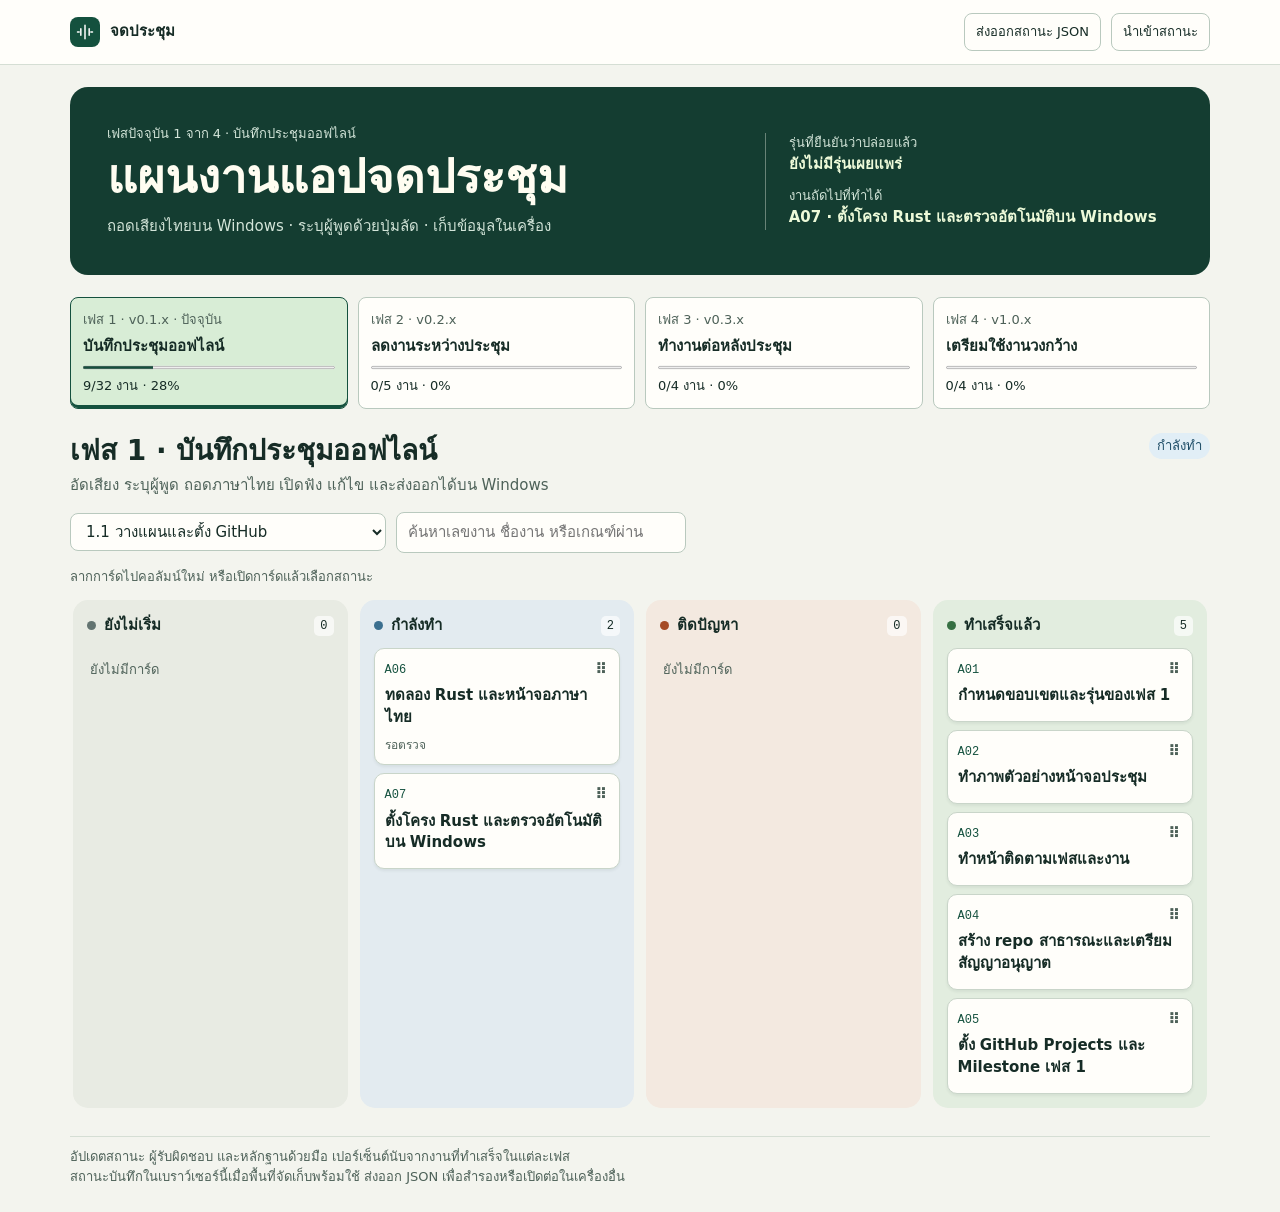
<file: project-tracker.html>
<!doctype html>
<html lang="th">
<head>
<meta charset="utf-8">
<meta name="viewport" content="width=device-width, initial-scale=1">
<title>แผนงานแอปจดประชุม</title>
<style>
  :root {
    color-scheme: light;
    --page: #f3f4ee;
    --paper: #fffefa;
    --ink: #162c26;
    --muted: #4d6158;
    --line: #d5ded4;
    --green: #14513e;
    --mint: #d8edd6;
    --warning: #843927;
    font: 15px/1.55 "Leelawadee UI", Tahoma, system-ui, sans-serif;
    color: var(--ink);
    background: var(--page);
  }
  * { box-sizing: border-box; }
  body { margin: 0; }
  button, input, select, textarea { font: inherit; }
  button, select, summary { cursor: pointer; }
  button, select, input, textarea { color: inherit; }
  button, select, input, textarea {
    border: 1px solid #b9c9be;
    border-radius: 8px;
    padding: 8px 11px;
    background: var(--paper);
  }
  button:hover { border-color: var(--green); }
  button:focus-visible, summary:focus-visible, a:focus-visible,
  select:focus-visible, input:focus-visible, textarea:focus-visible {
    outline: 3px solid #278063;
    outline-offset: 3px;
  }
  a { color: var(--green); text-underline-offset: 3px; }
  h1, h2, h3, p { margin: 0; }
  h1 { font-size: clamp(27px, 5vw, 47px); line-height: 1.23; }
  h2 { font-size: clamp(21px, 3vw, 28px); line-height: 1.3; }
  h3 { font-size: 17px; }
  .wrap { width: min(1140px, 100% - 42px); margin-inline: auto; }
  .masthead { border-bottom: 1px solid var(--line); background: var(--paper); }
  .topbar, .actions, .tools, .phase-head, .task-head {
    display: flex; align-items: center; gap: 10px; flex-wrap: wrap;
  }
  .topbar { justify-content: space-between; padding-block: 13px; }
  .brand { display: flex; align-items: center; gap: 10px; font-weight: 700; }
  .brand-mark { width: 30px; height: 30px; background: var(--green); color: white; border-radius: 8px; display: grid; place-items: center; }
  .brand-mark svg { width: 20px; height: 20px; }
  .actions button, .tools button, .tools a { font-size: 13px; }
  .hero {
    margin-block: 22px; border-radius: 18px; padding: clamp(19px, 4vw, 37px);
    background: #143d31; color: #fffdf1; display: grid;
    grid-template-columns: minmax(0, 1.55fr) minmax(0, 1fr); gap: 25px; align-items: center;
  }
  .hero .muted { color: #d3e5d9; }
  .hero h1 { margin: 4px 0 9px; }
  .hero-side { border-left: 1px solid #688377; padding-left: 23px; display: grid; gap: 10px; }
  .hero-side span { display: block; }
  .hero-side strong { display: block; color: #edfad9; overflow-wrap: anywhere; }
  .small { font-size: 13px; }
  .muted { color: var(--muted); }
  .phase-nav { display: grid; grid-template-columns: repeat(4, minmax(0, 1fr)); gap: 10px; margin-bottom: 24px; }
  .phase-nav button { text-align: left; padding: 12px; display: grid; gap: 5px; }
  .phase-nav button[aria-pressed="true"] { border-color: var(--green); background: var(--mint); box-shadow: inset 0 -3px var(--green); }
  .phase-nav strong, .phase-nav span { display: block; }
  .phase-nav progress { width: 100%; height: 7px; }
  progress { accent-color: var(--green); }
  .phase-head, .section-head, .task-head, .tools { justify-content: space-between; }
  .phase-head { align-items: start; }
  .phase-head p { margin-top: 5px; }
  .pill { display: inline-flex; padding: 3px 8px; border-radius: 99px; background: #e8eee7; font-size: 13px; }
  .pill[data-tone="blocked"] { color: var(--warning); background: #f9e6df; }
  .pill[data-tone="done"] { color: #154e28; background: #d7efd7; }
  .pill[data-tone="active"] { color: #1d4c66; background: #e1eef6; }
  .legend { margin: 13px 0; gap: 7px; }
  .tools { margin: 14px 0; }
  .tools .actions { flex: 1 1 auto; }
  .tools select { max-width: 100%; }
  .tools input { width: min(100%, 290px); }
  .board-hint { margin-bottom: 10px; }
  .board {
    display: grid; grid-template-columns: repeat(4, minmax(0, 1fr));
    gap: 12px; overflow-x: auto; padding: 3px 3px 10px;
  }
  .lane { min-width: 0; background: #e8ebe3; border: 2px solid transparent; border-radius: 15px; padding: 12px; min-height: 230px; }
  .lane[data-lane="active"] { background: #e3ebf0; }
  .lane[data-lane="blocked"] { background: #f3e9e0; }
  .lane[data-lane="done"] { background: #e2eddf; }
  .lane.is-target { border-color: var(--green); }
  .lane-head { display: flex; align-items: center; gap: 8px; margin-bottom: 11px; }
  .lane-head h3 { font-size: 15px; margin-right: auto; }
  .lane-dot { width: 9px; height: 9px; border-radius: 50%; background: #637471; }
  [data-lane="active"] .lane-dot { background: #3b6f8f; }
  [data-lane="blocked"] .lane-dot { background: #a54b25; }
  [data-lane="done"] .lane-dot { background: #367043; }
  .lane-count { font: 12px ui-monospace, Consolas, monospace; padding: 3px 6px; border-radius: 5px; background: #ffffffa6; }
  .lane-stack { display: grid; gap: 8px; }
  .kanban-card {
    background: var(--paper); border: 1px solid #c9d5c9; border-radius: 10px;
    padding: 9px 10px 10px; box-shadow: 0 2px 3px #162c2610; cursor: grab;
  }
  .kanban-card.is-dragging { opacity: .5; cursor: grabbing; }
  .card-meta { display: flex; justify-content: space-between; gap: 6px; align-items: center; }
  .card-meta .task-id { margin: 0; }
  .grip { font-weight: 700; letter-spacing: 2px; color: var(--muted); user-select: none; }
  .open-card {
    display: block; text-align: start; font-weight: 700; line-height: 1.45;
    border: 0; border-radius: 3px; background: transparent; padding: 4px 0; width: 100%;
  }
  .open-card:hover { text-decoration: underline; }
  .card-foot { margin-top: 3px; color: var(--muted); font-size: 12px; overflow-wrap: anywhere; }
  .open-card, .lane-empty { overflow-wrap: anywhere; }
  .lane-empty { font-size: 13px; color: var(--muted); padding: 12px 3px; }
  dialog {
    width: min(620px, calc(100% - 28px)); padding: 0; border: 1px solid var(--line);
    border-radius: 15px; color: var(--ink); background: var(--paper);
    max-height: calc(100% - 32px);
  }
  dialog::backdrop { background: #102b22a6; }
  .dialog-head { display: flex; justify-content: space-between; align-items: center; gap: 10px; padding: 12px 14px; border-bottom: 1px solid var(--line); }
  .task { padding: 14px; }
  .task-head { align-items: start; }
  .task-title { flex: 1 1 230px; }
  .task-id { color: var(--green); font: 12px ui-monospace, Consolas, monospace; display: block; margin-bottom: 3px; }
  .task p { margin-top: 7px; }
  .criterion { border-left: 3px solid #8eae9b; padding-left: 9px; }
  .dependencies a { margin-inline: 3px 5px; white-space: nowrap; }
  .task .fields { margin-top: 10px; }
  .fields { display: grid; grid-template-columns: 1fr 1fr; gap: 8px 12px; padding-top: 5px; }
  .fields label { display: grid; gap: 4px; font-size: 13px; }
  .fields .wide { grid-column: 1 / -1; }
  .fields input, .fields textarea { width: 100%; min-width: 0; }
  .fields textarea { resize: vertical; }
  .save-message { margin-top: 8px; overflow-wrap: anywhere; }
  .foot { margin-block: 18px 25px; padding-top: 10px; border-top: 1px solid var(--line); }
  [hidden] { display: none !important; }
  @media (max-width: 720px) {
    .phase-nav { grid-template-columns: repeat(2, minmax(0, 1fr)); }
    .board { grid-template-columns: repeat(4, minmax(205px, 1fr)); }
    .hero { grid-template-columns: 1fr; gap: 13px; }
    .hero-side { border-left: 0; border-top: 1px solid #688377; padding: 12px 0 0; }
  }
  @media (max-width: 425px) {
    .wrap { width: calc(100% - 24px); }
    .fields { grid-template-columns: 1fr; }
    .tools input { width: 100%; }
  }
</style>
</head>
<body>
<header class="masthead">
  <div class="wrap topbar">
    <div class="brand">
      <span class="brand-mark" aria-hidden="true"><svg viewBox="0 0 24 24" fill="none" stroke="currentColor" stroke-width="1.8" stroke-linecap="round"><path d="M3 12h2m2-4v8m5-12v16m5-12v8m2-4h2"/></svg></span>
      จดประชุม
    </div>
    <div class="actions">
      <button type="button" id="export">ส่งออกสถานะ JSON</button>
      <button type="button" id="import">นำเข้าสถานะ</button>
      <input type="file" id="import-file" accept=".json,application/json" hidden>
    </div>
  </div>
</header>
<main class="wrap">
  <section class="hero" aria-labelledby="title">
    <div>
      <p class="small muted" id="current-phase"></p>
      <h1 id="title">แผนงานแอปจดประชุม</h1>
      <p class="muted">ถอดเสียงไทยบน Windows · ระบุผู้พูดด้วยปุ่มลัด · เก็บข้อมูลในเครื่อง</p>
    </div>
    <div class="hero-side">
      <div><span class="small muted">รุ่นที่ยืนยันว่าปล่อยแล้ว</span><strong id="released"></strong></div>
      <div><span class="small muted">งานถัดไปที่ทำได้</span><strong id="next-task"></strong></div>
    </div>
  </section>
  <nav class="phase-nav" id="phase-nav" aria-label="เลือกเฟส"></nav>
  <section aria-labelledby="phase-title">
    <header class="phase-head">
      <div><h2 id="phase-title"></h2><p class="muted" id="phase-description"></p></div>
      <span id="phase-status" class="pill"></span>
    </header>
    <div class="tools">
      <div class="actions">
        <select id="group-filter" aria-label="เลือกช่วงงาน"></select>
        <input type="search" id="search" aria-label="ค้นหางาน" placeholder="ค้นหาเลขงาน ชื่องาน หรือเกณฑ์ผ่าน">
      </div>
    </div>
    <p class="board-hint small muted">ลากการ์ดไปคอลัมน์ใหม่ หรือเปิดการ์ดแล้วเลือกสถานะ</p>
    <div class="board" id="board" aria-label="บอร์ดสถานะงาน"></div>
    <dialog id="task-dialog" aria-labelledby="task-title">
      <div class="dialog-head"><strong>รายละเอียดงาน</strong><form method="dialog"><button>ปิด</button></form></div>
      <div id="task-detail"></div>
    </dialog>
  </section>
  <footer class="foot small muted">
    <p>อัปเดตสถานะ ผู้รับผิดชอบ และหลักฐานด้วยมือ เปอร์เซ็นต์นับจากงานที่ทำเสร็จในแต่ละเฟส</p>
    <p>สถานะบันทึกในเบราว์เซอร์นี้เมื่อพื้นที่จัดเก็บพร้อมใช้ ส่งออก JSON เพื่อสำรองหรือเปิดต่อในเครื่องอื่น</p>
    <p class="save-message" id="save-message" role="status"></p>
  </footer>
</main>
<script>
  "use strict";
  const roadmap = [
    [1, "บันทึกประชุมออฟไลน์", "v0.1.x", "อัดเสียง ระบุผู้พูด ถอดภาษาไทย เปิดฟัง แก้ไข และส่งออกได้บน Windows", [
      ["1.1 วางแผนและตั้ง GitHub", [
        ["A01", "กำหนดขอบเขตและรุ่นของเฟส 1", "", "กำหนดจุดเริ่มและจบของแอป รวมถึงลำดับ alpha, beta และรุ่นแรก", "มีข้อตกลงเบื้องต้นว่าใช้ Windows ไมค์เดียว ระบุผู้พูดเอง และถอดเสียงแบบออฟไลน์"],
        ["A02", "ทำภาพตัวอย่างหน้าจอประชุม", "A01", "แสดงชื่อผู้พูด ปุ่มลัด สถานะบันทึก และข้อความตามเวลา", "มี HTML ตัวอย่างที่กดสลับผู้พูดได้", "preview/meeting-notes.html"],
        ["A03", "ทำหน้าติดตามเฟสและงาน", "A01", "จัดหมวดงานและระบุสถานะ เงื่อนไขก่อนเริ่ม และเกณฑ์ผ่าน", "มีไฟล์ HTML ติดตามงานพร้อมส่งออกและนำเข้าสถานะ", "project-tracker.html"],
        ["A04", "สร้าง repo สาธารณะและเตรียมสัญญาอนุญาต", "A01", "เพิ่ม README, LICENSE, CONTRIBUTING, .gitignore และคำเตือนเรื่องไฟล์ประชุมตัวจริง", "มี repo เปิดอ่านได้และตรวจว่าไม่มีไฟล์ประชุมจริง ฐานข้อมูล หรือคีย์อยู่ใน Git"],
        ["A05", "ตั้ง GitHub Projects และ Milestone เฟส 1", "A04", "สร้างมุมมองงานในเฟส บอร์ดสถานะ และ Issues ย่อยพร้อมเกณฑ์ผ่าน", "หน้า README พาไปถึงบอร์ดและ Milestone ได้ และ Issue ระบุเงื่อนไขหลักของงาน"],
        ["A06", "ทดลอง Rust และหน้าจอภาษาไทย", "A01", "ลองแสดงอักษรไทย วรรณยุกต์ การพิมพ์ การแปะ และปุ่มลัดใน UI ที่เลือก", "มีผลทดสอบบน Windows และระบุไลบรารี UI พร้อมเหตุผลที่เลือก"],
        ["A07", "ตั้งโครง Rust และตรวจอัตโนมัติบน Windows", "A04", "ตรึงเครื่องมือและไลบรารี บันทึกคำสั่ง build แล้วตั้งให้ CI ตรวจ format, lint, test และ build", "เครื่องใหม่ build ตามคู่มือได้และมีผล CI ของ PR บน Windows"]
      ]],
      ["1.2 อัดเสียงและระบุผู้พูด · Alpha 1", [
        ["B01", "เลือกและทดสอบไมค์", "A07", "แสดงไมค์ที่ใช้ได้ ค่าเริ่มต้น ระดับสัญญาณ และข้อความเมื่อระบบปฏิเสธสิทธิ์", "เลือกไมค์ ทดสอบก่อนอัด และได้รับคำแนะนำเมื่อไมค์ใช้ไม่ได้"],
        ["B02", "เริ่ม หยุด และเขียนเสียงลงดิสก์", "B01", "แยกการรับเสียงจาก UI และเขียน WAV ต่อเนื่อง จำกัดขนาดบัฟเฟอร์เสียง", "อัดและเปิดฟังไฟล์ 60 นาทีได้ และ UI ยังตอบสนอง"],
        ["B03", "สร้างโครงจัดเก็บการประชุมใน SQLite", "A07", "ให้แต่ละการประชุมมีรหัส โฟลเดอร์เสียง รายชื่อผู้พูด และ schema version", "เปิดบันทึกเดิมได้หลังปิดแอป และมีวิธีอัปเกรด schema ที่ทดสอบได้"],
        ["B04", "สร้างรายชื่อและปุ่มลัดระบุคนพูด", "B02 B03", "เริ่มจากไม่ทราบผู้พูด กด 1–3 หรือคลิกชื่อเพื่อบันทึกจุดเปลี่ยนบนเวลาเสียงจริง", "สลับชื่อได้โดยเสียงอัดต่อ ปุ่มซ้ำไม่สร้างจุดเปลี่ยนซ้ำ และพิมพ์ตัวเลขในช่องกรอกได้"],
        ["B05", "แสดงสถานะการอัดและเวลา", "B04", "แสดงไมค์ที่ใช้ เวลาบันทึก คนที่ถูกระบุ และช่วงสัญญาณขาดหาย", "ผู้ใช้แยกได้ทันทีว่าอยู่ระหว่างอัด จบแล้ว หรือมีปัญหา"],
        ["B06", "รับมือไมค์หลุด ดิสก์เต็ม และอัดไม่ทัน", "B02 B03", "บันทึกสาเหตุและเวลาเมื่อเสียงขาด หยุดอย่างปลอดภัยเมื่อเขียนต่อไม่ได้", "ทดสอบติดขัดแต่ละกรณีแล้วแอปแจ้งเหตุและเปิดส่วนที่บันทึกเสร็จได้"],
        ["B07", "เปิดฟังการประชุมและทดสอบเวลา", "B04 B06", "เปิดเสียงที่อัดและเลื่อนไปยังจุดเปลี่ยนคนที่บันทึกไว้", "จุดเปลี่ยนช่วงต้น กลาง และท้ายไฟล์ 60 นาทีตรงกับเกณฑ์เวลาที่บันทึกไว้ในผลทดสอบ"],
        ["B08", "ปล่อย ZIP ทดสอบ Alpha 1", "A05 B05 B07", "สร้าง Windows x64 ZIP พร้อมวิธีเปิดและรายการสิ่งที่อยากให้เพื่อนลอง", "ดาวน์โหลด pre-release จาก GitHub แล้วเปิดได้บนเครื่องทดสอบที่ไม่ได้ลง Rust"]
      ]],
      ["1.3 ถอดภาษาไทยบนเครื่อง · Alpha 2", [
        ["C01", "ถอด WAV ด้วย OpenThai ONNX FP32", "A07", "เชื่อม OpenThai2.0-ASR-Streaming รุ่น FP32 กับ ONNX Runtime CPU จาก Rust บน Windows x64", "build และถอด WAV ภาษาไทยด้วยโมเดลจริงจากไฟล์ในเครื่องได้"],
        ["C02", "เลือกโฟลเดอร์โมเดลและตรวจความพร้อม", "C01", "ตรวจไฟล์ ONNX FP32 ทั้งสี่ไฟล์และตำแหน่ง ONNX Runtime แล้วจำพาธที่เลือก", "พาธผิดหรือไฟล์ไม่ครบมีข้อความแจ้ง และเปิดใช้พาธที่บันทึกได้หลังเปิดแอปใหม่"],
        ["C03", "ถอดหลังประชุมและบันทึกผล", "B02 B03 C02", "ถอดทีละการประชุมในเบื้องหลัง แสดงความคืบหน้าและบันทึกผลใน transcript.json", "ป้องกันเริ่มงานซ้ำและออกจากแอประหว่างงาน อ่านผลได้หลังเปิดใหม่"],
        ["C04", "ผูกเวลาและป้ายผู้พูดกับข้อความ", "B04 C03", "ตัดเสียงที่จุดกดเปลี่ยนชื่อและช่วงพัก แสดงเวลาเริ่มช่วงตาม WAV ต้นฉบับ", "ตรวจชื่อที่กด 1–5 ช่วงไม่ระบุชื่อ และคลิกเวลาเพื่อเลื่อนไปตำแหน่งเดิมใน WAV"],
        ["C05", "ประเมินคุณภาพและความเร็วภาษาไทย", "C04", "ใช้เสียงตัวอย่างที่อนุญาตให้ใช้ เทียบระยะเวลาถอด ชื่อคน ศัพท์ และไทยสลับอังกฤษ", "มีผลวัดที่ระบุเครื่อง รุ่นโมเดล ตัวตั้งค่า และกรณีที่อ่านผิด พร้อมค่าแนะนำสำหรับรุ่นแรก"],
        ["C06", "ปล่อย Alpha 2 สำหรับลองถอดออฟไลน์", "B08 C05", "เผยแพร่ ZIP ตัวแอป Windows x64 และคู่มือดาวน์โหลดโมเดล OpenThai FP32 จาก iApp", "เพื่อนดาวน์โหลดชุดทดสอบและถอดเสียงออฟไลน์ได้บน Windows อีกเครื่อง"]
      ]],
      ["1.4 ตรวจทาน ส่งออก และติดตั้ง · Beta 1", [
        ["D01", "เปิดรายการประชุมย้อนหลัง", "B03 C04", "เรียงตามเวลา แสดงชื่อและสถานะของแต่ละการประชุม เปิดจากข้อมูลในเครื่อง", "ปิดแล้วเปิดใหม่และเข้าถึงไฟล์ย้อนหลังได้ หากเสียงหายมีข้อความอธิบาย"],
        ["D02", "คลิกเวลาเพื่อฟังเสียงและเลื่อนตำแหน่ง", "D01 B07", "เชื่อมช่วงข้อความกับตำแหน่งเล่นและแสดงสถานะเล่นหรือหยุด", "คลิกแถวช่วงต้นและท้ายแล้วเปิดตรงช่วงที่เลือก"],
        ["D03", "แก้ข้อความและป้ายผู้พูด", "D02", "แก้ชื่อผู้พูดของช่วง เปลี่ยนจุดแบ่ง และเก็บผลแก้แยกจากผลถอดเดิม", "เปิดใหม่แล้วผลแก้ยังอยู่ และถอดซ้ำไม่เขียนทับงานที่แก้"],
        ["D04", "ส่งออก TXT และ JSON", "D03", "ระบุช่วงเวลา ผู้พูด และข้อความฉบับล่าสุด ใช้ UTF-8 และกำหนดเวอร์ชัน JSON", "ส่งออกภาษาไทยไม่เพี้ยนและผลทั้งสองรูปแบบตรงกับหน้าตรวจทาน"],
        ["D05", "กู้การประชุมที่จบไม่สมบูรณ์", "B06 D01", "ทดสอบบังคับปิดกลางการอัดและงานถอด ระบุช่วงข้อมูลที่เขียนเสร็จแล้ว", "เปิดใหม่แล้วกู้หรือเปิดเสียงส่วนที่ลงดิสก์ได้ พร้อมแจ้งช่วงที่ไม่สมบูรณ์"],
        ["D06", "สร้างตัวติดตั้ง Windows x64", "D04", "แพ็กตัวแอปและส่วนประกอบที่ต้องใช้ จัดการตำแหน่งข้อมูลนอกโฟลเดอร์ติดตั้ง และใส่สิทธิ์ไลบรารีที่แจก", "ติดตั้งและถอนบน Windows ที่ไม่มี Rust ได้ และไฟล์ประชุมยังอยู่เมื่ออัปเดต"],
        ["D07", "ปล่อย Beta 1 ให้เพื่อนทดลอง", "C06 D05 D06", "ทำคู่มือภาษาไทยสำหรับติดตั้ง เตรียมโมเดล ใช้งาน และแจ้งปัญหา", "ผู้ทดสอบอย่างน้อยหนึ่งคนทำครบตั้งแต่ดาวน์โหลดจนถึงส่งออก และบันทึกผลไว้ใน Issue"]
      ]],
      ["1.5 ตรวจรับและปล่อย v0.1.0", [
        ["E01", "ตรวจรับแบบตัดอินเทอร์เน็ตบน Windows", "D07", "ทดสอบติดตั้ง เปิดแอป ใช้โมเดลที่เตรียมไว้ อัด สลับผู้พูด แก้ข้อความ และส่งออก", "บันทึกผลเครื่องและรุ่น Windows ที่ทดสอบ พร้อมผลการอัด 60 นาที"],
        ["E02", "ตรวจการกู้คืนและอัปเดตจาก Beta", "D07", "ทดสอบไมค์หลุด พื้นที่เต็ม ปิดกลางทาง และอัปเดตเมื่อมีไฟล์ประชุมเดิม", "ข้อผิดพลาดที่ทำให้ไฟล์หายโดยไม่แจ้งถูกแก้แล้ว และข้อมูลเดิมเปิดได้หลังอัปเดต"],
        ["E03", "ตรวจแพ็กเกจ สัญญาอนุญาต และไฟล์ใน Git", "D06", "ตรวจลิขสิทธิ์โค้ด ไลบรารีและโมเดล ไฟล์ตัวอย่าง ขนาดแพ็กเกจ และ checksum", "รายการสิทธิ์และ SHA-256 พร้อมเผยแพร่ และไม่มีไฟล์ประชุมจริงในแพ็กเกจหรือ repo"],
        ["E04", "เผยแพร่รุ่น v0.1.0 และปิด Milestone", "E01 E02 E03", "สร้าง tag และ Release พร้อมตัวติดตั้ง คู่มือออฟไลน์ และข้อจำกัดที่พบจริง", "หน้า Release มีลิงก์ดาวน์โหลดที่ลองแล้ว README ชี้ไปยังรุ่นนี้ และบันทึกผลตรวจรับครบ"]
      ]]
    ]],
    [2, "ลดงานระหว่างประชุม", "v0.2.x", "ลดเวลารอและช่วยระบุจุดเปลี่ยนผู้พูด พร้อมให้ผู้ใช้ตรวจและแก้ได้", [
      ["2.1 ความเร็วและคำศัพท์", [
        ["F01", "เก็บผลใช้งานจริงจากเฟส 1", "E04", "จัดลำดับจากความเร็ว คำถอดผิด และการกดสลับคน", "มีปัญหาที่จะทำในเฟส 2 พร้อมตัวอย่างและเกณฑ์วัดที่ตกลงแล้ว"],
        ["F02", "ลดเวลารอข้อความบนเครื่องเป้าหมาย", "F01", "เทียบขนาดช่วงเสียง โมเดล และการตั้งค่า CPU กับข้อมูลเดิม", "วัดการหน่วงและคุณภาพก่อนกับหลัง และเผยผลประกอบการเลือกรุ่น"],
        ["F03", "รองรับรายชื่อและคำศัพท์เฉพาะ", "F01", "ให้แก้รายการคำทดสอบโดยเก็บไว้ในเครื่อง", "เทียบชื่อคนและศัพท์ก่อนและหลัง พร้อมตรวจว่าประโยคทั่วไปยังถอดได้"],
        ["F04", "เสนอจุดเปลี่ยนผู้พูดในเครื่อง", "F01", "ประเมินเอนจินที่ใช้ได้ออฟไลน์และแสดงเป็นข้อเสนอพร้อมเวลา", "มีผลเทียบเสียงไทยที่พูดแทรกและเปลี่ยนผู้พูดเร็ว ผู้ใช้กดยืนยันหรือปฏิเสธได้"],
        ["F05", "ตรวจและปล่อยรุ่น v0.2.0", "F02 F03 F04", "ตรวจการถอดออฟไลน์และเปิดการประชุมจากเฟส 1", "ตรวจรับครบและมี Release Windows พร้อมบันทึกการเปลี่ยนแปลง"]
      ]]
    ]],
    [3, "ทำงานต่อหลังประชุม", "v0.3.x", "ค้นข้ามการประชุม ดึงมติและงาน และกระโดดกลับไปยังเสียงต้นทาง", [
      ["3.1 ค้นและทำบันทึกต่อ", [
        ["G01", "ค้นชื่อและข้อความภาษาไทยข้ามประชุม", "F05", "ออกแบบวิธีค้นคำไทยและการข้ามไปยังช่วงข้อความ", "ค้นจากตัวอย่างภาษาไทยได้และกดไปยังเสียงช่วงที่ตรงกัน"],
        ["G02", "บันทึกมติและงานพร้อมเวลาอ้างอิง", "G01", "เพิ่มรายการแก้ไขได้ เชื่อมกลับผู้พูดและช่วงต้นทาง", "มีมติหรืองานพร้อมลิงก์กลับไปฟังที่ตรวจได้"],
        ["G03", "ทดลองช่วยสรุปในเครื่อง", "G02", "ประเมินวิธีบนเครื่องและให้ผู้ใช้ตรวจข้อเสนอทีละรายการ", "วัดการแต่งข้อมูลและตรวจว่าข้อเสนออ้างถึงช่วงต้นทางได้"],
        ["G04", "ตรวจและปล่อยรุ่น v0.3.0", "G03", "ตรวจการเปิดข้อมูลรุ่นก่อน การค้น และผลลัพธ์ที่ส่งออก", "ตรวจรับครบและมี Release Windows พร้อมคู่มือ"]
      ]]
    ]],
    [4, "เตรียมใช้งานวงกว้าง", "v1.0.x", "ให้ติดตั้ง อัปเดต สำรอง และกู้ข้อมูลได้ตามคู่มือ", [
      ["4.1 ความพร้อมของรุ่น 1.0", [
        ["H01", "ตรวจตัวติดตั้งและขั้นตอนอัปเดต", "G04", "กำหนด Windows ที่รองรับและทดสอบการอัปเดตจากรุ่นก่อน", "มีผลทดสอบติดตั้งใหม่ อัปเดต และถอนโปรแกรมโดยจัดการข้อมูลตามที่แจ้งไว้"],
        ["H02", "สำรองและกู้ข้อมูลทั้งการประชุม", "G04", "เตรียมวิธีสำรองไฟล์เสียง ฐานข้อมูล และค่าที่ต้องใช้", "กู้บนเครื่องอื่นได้ครบพร้อมตรวจตำแหน่งเสียงและข้อความ"],
        ["H03", "ปรับคู่มือ การเข้าถึง และรายการรุ่นที่รองรับ", "H01 H02", "ทดสอบคีย์บอร์ด ขนาดหน้าจอ ภาษาไทย และขั้นตอนรายงานปัญหา", "ผู้ทดสอบทำงานหลักและแจ้งปัญหาได้จากคู่มือ"],
        ["H04", "ตรวจและปล่อยรุ่น v1.0.0", "H03", "ทบทวนบั๊กขวางรุ่น แพ็กเกจ และวิธีย้อนกลับ", "ตรวจรับครบ มี Release และอัปเดต README กับ Milestone"]
      ]]
    ]]
  ];

  const statuses = {
    todo: ["ยังไม่เริ่ม", ""],
    active: ["กำลังทำ", "active"],
    review: ["รอตรวจ", "active"],
    blocked: ["ติดปัญหา", "blocked"],
    done: ["เสร็จ", "done"]
  };
  const releases = [
    ["B08", "v0.1.0-alpha.1"], ["C06", "v0.1.0-alpha.2"],
    ["D07", "v0.1.0-beta.1"], ["E04", "v0.1.0"],
    ["F05", "v0.2.0"], ["G04", "v0.3.0"], ["H04", "v1.0.0"]
  ];
  const byId = id => document.getElementById(id);
  const storeKey = "meeting-notes-project-tracker.v1";
  const phases = roadmap.map(([number, title, version, description, groups]) => ({
    number, title, version, description,
    groups: groups.map(([name, entries], index) => ({
      id: `phase-${number}-group-${index}`, name,
      tasks: entries.map(([id, title, dependencies, description, criterion, artifact]) => ({
        id, title, dependencies: dependencies.split(" ").filter(Boolean),
        description, criterion, artifact, phase: number
      }))
    }))
  }));
  for (const phase of phases) phase.tasks = phase.groups.flatMap(group => group.tasks);
  const tasks = new Map(phases.flatMap(phase => phase.tasks).map(task => [task.id, task]));
  const initial = {
    A01: { status: "done", note: "กำหนดขอบเขตและแผนรุ่นเบื้องต้นแล้ว" },
    A02: { status: "done", note: "มีหน้าจอตัวอย่างและตรวจไวยากรณ์สคริปต์แล้ว" },
    A03: { status: "done", note: "มีไฟล์แผนงานฉบับนี้" },
    A04: { status: "done", note: "เปิด repo สาธารณะ เชื่อม origin/main และเผยแพร่ซอร์สเริ่มต้นพร้อม MIT แล้ว", link: "https://github.com/PhoorinNickphong/project-meeting/issues/4" },
    A05: { status: "done", note: "เปิด Milestone เฟส 1 และนำ Issues ทั้ง 32 รายการเข้า GitHub Projects แล้ว", link: "https://github.com/users/PhoorinNickphong/projects/1" },
    A06: { status: "review", note: "เลือกคอนโซลสีอำพันและใช้งานบน Windows ผ่านหน้าต่าง Edge แล้ว ตรวจการแสดงชื่อภาษาไทยและปุ่มลัดจากการทดสอบอัตโนมัติแล้ว เหลือลองพิมพ์ไทยและใช้ไมค์จริง", link: "https://github.com/PhoorinNickphong/project-meeting/issues/6" },
    A07: { status: "active", note: "Alpha 2 ผ่าน format, lint, เทสต์ Rust 7 รายการ และ release build บน Windows แล้ว รอผล GitHub Actions ของรุ่นนี้", link: "https://github.com/PhoorinNickphong/project-meeting/issues/7" },
    B01: { status: "active", note: "เลือกไมค์และดูระดับเสียงได้แล้ว ทดสอบผ่านใน Edge ด้วยไมค์จำลอง เหลือตรวจไมค์จริงและกรณีสิทธิ์ถูกปฏิเสธ", link: "https://github.com/PhoorinNickphong/project-meeting/issues/8" },
    B02: { status: "active", note: "บันทึก WAV จากไมค์จำลองและตรวจไฟล์เสียงสังเคราะห์ 60 นาทีผ่าน เหลืออัดต่อเนื่องจากไมค์จริง", link: "https://github.com/PhoorinNickphong/project-meeting/issues/9" },
    B04: { status: "active", note: "สลับผู้พูด 1–5 และปักเวลาสำคัญด้วย M ได้แล้ว ตรวจพบข้อมูลตำแหน่งเสียงในไฟล์หลังบันทึก", link: "https://github.com/PhoorinNickphong/project-meeting/issues/11" },
    B06: { status: "review", note: "ผ่านการทดสอบจำลองไมค์หลุด ดิสก์เต็ม และคิวเขียนเสียงช้าใน Edge บน Windows ทั้งสามกรณีแจ้งสาเหตุพร้อมเวลาที่เก็บเสียงได้และเปิด WAV เดิมได้ เทสต์ Rust จำลองเขียนบางส่วนแล้วดิสก์เต็มผ่าน และทดสอบกู้ไฟล์สองหน้าต่างซ้ำผ่าน เหลือตรวจถอดไมค์จริงและทดสอบกับพื้นที่จัดเก็บที่เต็มจริง", link: "https://github.com/PhoorinNickphong/project-meeting/issues/13" },
    B07: { status: "active", note: "ทดสอบคลิกเวลาที่ปักใน Edge และตรวจตำแหน่งต้น กลาง และท้ายไฟล์สังเคราะห์ 60 นาทีแล้ว เหลือตรวจผลกับการประชุมจริง", link: "https://github.com/PhoorinNickphong/project-meeting/issues/14" },
    C01: { status: "done", updated: "2026-11-26", note: "build บน Windows x64 และถอดเสียงภาษาไทยด้วย OpenThai ONNX FP32 และ ONNX Runtime CPU 1.24.4 จากไฟล์บนเครื่องแล้ว ทดสอบผ่าน Edge ที่ใช้การเชื่อมต่อภายในเครื่อง" },
    C02: { status: "done", updated: "2026-11-26", note: "ทดสอบแจ้งเมื่อเลือกโฟลเดอร์ที่ไฟล์ไม่ครบ ตั้งพาธผ่านหน้าแอป และเปิดโปรแกรมใหม่แล้วยังใช้พาธเดิมได้" },
    C03: { status: "done", updated: "2026-11-26", note: "ทดสอบการกดซ้ำ งานอีกการประชุม และการออกระหว่างถอด ผลบันทึกใน transcript.json และเปิดขึ้นใหม่ได้ WAV ที่มีแต่ความเงียบไม่มีข้อความ" },
    C04: { status: "done", updated: "2026-11-26", note: "ทดสอบ WAV 48 kHz ด้วยเสียงภาษาไทยสองคลิป ออกผลหกช่วงตามป้ายผู้พูด 1–5 และช่วงไม่ระบุชื่อ คลิกเวลาแล้วตำแหน่ง WAV ตรงตามเฟรมต้นฉบับ" },
    C05: { status: "review", updated: "2026-11-26", note: "ทดสอบเสียงสาธารณะบน Windows แล้ว คำว่า ‘กะทันหัน’ ถอดเป็น ‘กระตันหัน’ เหลือวัดคุณภาพและความเร็วจากการประชุมจริงที่ยาวขึ้น รวมถึงชื่อคน ศัพท์เฉพาะ และภาษาไทยสลับอังกฤษ" },
    C06: { status: "review", updated: "2026-11-27", note: "ZIP ตัวแอป Windows x64 ขนาด 7.05 MB มีไอคอนใหม่ ONNX Runtime และคู่มือภาษาไทย โมเดล FP32 ดาวน์โหลดแยกจาก iApp ทดสอบแตก ZIP แล้ววางโมเดลแยกตามคู่มือ แอปพบโมเดลอัตโนมัติ ถอด WAV 48 kHz ยาว 26.8 วินาที ได้ 6 ช่วงพร้อมชื่อและเวลา เปิดผลเดิมหลังเริ่มแอปใหม่ได้ รอผลจาก Windows อีกเครื่อง", link: "https://github.com/PhoorinNickphong/project-meeting/releases" }
  };
  const fallback = { status: "todo", owner: "", link: "", note: "", updated: "" };
  let state = load();
  let selectedPhase = phases.find(phase => phase.tasks.some(task => get(task.id).status !== "done"))?.number ?? 1;
  let activeCard;
  let draggedCard;
  const lanes = [["todo", "ยังไม่เริ่ม"], ["active", "กำลังทำ"], ["blocked", "ติดปัญหา"], ["done", "ทำเสร็จแล้ว"]];

  function clean(data) {
    if (!data || data.version !== 1 || !data.tasks || typeof data.tasks !== "object" || Array.isArray(data.tasks)) {
      throw new Error("รูปแบบไฟล์สถานะไม่ตรงกับแผนงานนี้");
    }
    const result = {};
    for (const [id, item] of Object.entries(data.tasks)) {
      if (!tasks.has(id)) continue;
      if (!item || typeof item !== "object" || !Object.hasOwn(statuses, item.status)) {
        throw new Error(`สถานะของงาน ${id} ใช้ไม่ได้`);
      }
      result[id] = { status: item.status };
      for (const [field, limit] of Object.entries({ owner: 100, link: 500, note: 1200, updated: 40 })) {
        result[id][field] = typeof item[field] === "string" ? item[field].slice(0, limit) : "";
      }
    }
    if (!Object.keys(result).length) throw new Error("ไฟล์นี้ไม่มีรหัสงานที่ตรงกับแผนงาน");
    return result;
  }

  function load() {
    try {
      const saved = localStorage.getItem(storeKey);
      return saved ? clean(JSON.parse(saved)) : {};
    } catch {
      byId("save-message").textContent = "เปิดสถานะเดิมไม่ได้ กำลังแสดงข้อมูลเริ่มต้น";
      return {};
    }
  }

  function persist(message) {
    try {
      localStorage.setItem(storeKey, JSON.stringify({ version: 1, tasks: state }));
      byId("save-message").textContent = message;
    } catch {
      byId("save-message").textContent = "เบราว์เซอร์บันทึกสถานะไม่ได้ การแก้ไขยังอยู่ในหน้านี้ ให้ส่งออก JSON ก่อนปิด";
    }
  }

  function get(id) {
    return { ...fallback, ...initial[id], ...state[id] };
  }

  function unmet(task) {
    return task.dependencies.filter(id => get(id).status !== "done");
  }

  function counts(phase) {
    const result = { todo: 0, active: 0, review: 0, blocked: 0, done: 0 };
    for (const task of phase.tasks) result[get(task.id).status]++;
    return result;
  }

  function escaped(value) {
    return String(value).replace(/[&<>"']/g, char => ({
      "&": "&amp;", "<": "&lt;", ">": "&gt;", '"': "&quot;", "'": "&#39;"
    })[char]);
  }

  function evidenceLink(value) {
    try {
      const url = new URL(value);
      return url.protocol === "https:" ? url.href : "";
    } catch {
      return "";
    }
  }

  function options(selection) {
    return Object.entries(statuses).map(([key, [name]]) =>
      `<option value="${key}" ${key === selection ? "selected" : ""}>${name}</option>`
    ).join("");
  }

  function dateText(value) {
    const date = new Date(value);
    return Number.isNaN(date.valueOf()) ? "" : `แก้ไขล่าสุด ${new Intl.DateTimeFormat("th-TH", {
      dateStyle: "medium", timeStyle: "short"
    }).format(date)}`;
  }

  function taskMarkup(task) {
    const item = get(task.id);
    const waiting = unmet(task);
    const link = evidenceLink(item.link);
    const related = task.dependencies.map(id =>
      `<a href="#task-${id}" data-jump="${id}" aria-label="${id} ${escaped(tasks.get(id).title)}">${id}</a>`
    ).join("");
    return `<article class="task" id="task-${task.id}" data-task="${task.id}">
      <div class="task-head">
        <div class="task-title"><span class="task-id">${task.id}</span><h3 id="task-title">${task.title}</h3></div>
        <label>ย้ายสถานะ <select data-field="status" aria-label="เปลี่ยนสถานะ ${task.id}">${options(item.status)}</select></label>
      </div>
      <p>${task.description}</p>
      <p class="criterion"><strong>เกณฑ์ผ่าน</strong> ${task.criterion}</p>
      ${related ? `<p class="small dependencies"><strong>งานก่อนหน้า</strong> ${related}
        ${waiting.length ? `<span class="pill" data-tone="blocked">ยังรอ ${waiting.join(", ")}</span>` : ""}</p>` : ""}
      ${task.artifact ? `<p class="small"><a href="${task.artifact}">เปิดไฟล์งาน</a></p>` : ""}
        <div class="fields">
          <label>ผู้รับผิดชอบ<input data-field="owner" maxlength="100" value="${escaped(item.owner)}"></label>
          <label>ลิงก์ Issue, PR หรือผลทดสอบ<input type="url" data-field="link" maxlength="500" placeholder="https://…" value="${escaped(item.link)}"></label>
          <label class="wide">บันทึกผลทดสอบหรือปัญหาที่ติดอยู่<textarea data-field="note" rows="2" maxlength="1200">${escaped(item.note)}</textarea></label>
        </div>
        <p class="small"><a class="evidence" href="${escaped(link)}" target="_blank" rel="noopener noreferrer" ${link ? "" : "hidden"}>เปิดหลักฐาน</a>
          <span class="muted updated">${dateText(item.updated)}</span></p>
    </article>`;
  }

  function renderOverview() {
    const current = phases.find(phase => phase.tasks.some(task => get(task.id).status !== "done"));
    const next = current?.tasks.find(task => get(task.id).status === "active" && !unmet(task).length)
      ?? current?.tasks.find(task => get(task.id).status === "review" && !unmet(task).length)
      ?? current?.tasks.find(task => get(task.id).status === "todo" && !unmet(task).length);
    byId("current-phase").textContent = current ? `เฟสปัจจุบัน ${current.number} จาก ${phases.length} · ${current.title}` : "ครบทุกเฟสตามแผน";
    byId("released").textContent = releases.findLast(([id]) => get(id).status === "done")?.[1] ?? "ยังไม่มีรุ่นเผยแพร่";
    byId("next-task").textContent = next ? `${next.id} · ${next.title}` : current ? "ตรวจงานที่ติดปัญหาหรือรอเงื่อนไข" : "ครบทุกงานในแผน";
    byId("phase-nav").innerHTML = phases.map(phase => {
      const done = counts(phase).done;
      const total = phase.tasks.length;
      return `<button type="button" data-phase="${phase.number}" aria-pressed="${phase.number === selectedPhase}">
        <span class="small muted">เฟส ${phase.number} · ${phase.version}${phase === current ? " · ปัจจุบัน" : ""}</span>
        <strong>${phase.title}</strong>
        <progress value="${done}" max="${total}" aria-label="งานที่เสร็จในเฟส ${phase.number}"></progress>
        <span class="small">${done}/${total} งาน · ${Math.round(done / total * 100)}%</span>
      </button>`;
    }).join("");
    const phase = phases[selectedPhase - 1];
    const phaseCount = counts(phase);
    const summary = byId("phase-status");
    const phaseStatus = phaseCount.done === phase.tasks.length ? "done"
      : phaseCount.blocked ? "blocked" : phaseCount.done || phaseCount.active || phaseCount.review ? "active" : "todo";
    summary.textContent = phaseStatus === "blocked" ? "มีงานติดปัญหา" : statuses[phaseStatus][0];
    summary.dataset.tone = statuses[phaseStatus][1];
    byId("phase-title").textContent = `เฟส ${phase.number} · ${phase.title}`;
    byId("phase-description").textContent = phase.description;
  }

  function renderBoard() {
    const phase = phases[selectedPhase - 1];
    const groupId = byId("group-filter").value;
    const search = byId("search").value.trim().toLocaleLowerCase("th");
    const visible = phase.groups.filter(group => search || !groupId || group.id === groupId)
      .flatMap(group => group.tasks)
      .filter(task => !search || [task.id, task.title, task.description, task.criterion, get(task.id).owner]
        .join(" ").toLocaleLowerCase("th").includes(search));
    byId("board").innerHTML = lanes.map(([lane, name]) => {
      const cards = visible.filter(task => {
        const { status } = get(task.id);
        return status === lane || (status === "review" && lane === "active");
      });
      const markup = cards.map(task => {
        const item = get(task.id);
        const waiting = unmet(task);
        const detail = item.status === "review" ? "รอตรวจ"
          : item.owner ? item.owner
          : item.status === "todo" ? (waiting.length ? `รองาน ${waiting.join(", ")}` : "พร้อมเริ่ม") : "";
        return `<article class="kanban-card" data-card="${task.id}" draggable="true">
          <div class="card-meta"><span class="task-id">${task.id}</span><span class="grip" aria-hidden="true">⠿</span></div>
          <button class="open-card" type="button" data-open="${task.id}">${task.title}</button>
          ${detail ? `<p class="card-foot">${escaped(detail)}</p>` : ""}
        </article>`;
      }).join("");
      return `<section class="lane" data-lane="${lane}" aria-label="${name}">
        <div class="lane-head"><span class="lane-dot" aria-hidden="true"></span><h3>${name}</h3><span class="lane-count">${cards.length}</span></div>
        <div class="lane-stack">${markup || '<p class="lane-empty">ยังไม่มีการ์ด</p>'}</div>
      </section>`;
    }).join("");
  }

  function render() {
    renderOverview();
    renderBoard();
  }

  function setGroupFilter() {
    const groups = phases[selectedPhase - 1].groups;
    byId("group-filter").innerHTML = '<option value="">ทุกช่วงในเฟสนี้</option>' + groups.map(group =>
      `<option value="${group.id}">${group.name}</option>`
    ).join("");
    byId("group-filter").value = (groups.find(group => group.tasks.some(task => get(task.id).status !== "done")) ?? groups[0]).id;
  }

  function selectPhase(number) {
    selectedPhase = number;
    byId("search").value = "";
    setGroupFilter();
    render();
  }

  function openTask(id) {
    activeCard = id;
    byId("task-detail").innerHTML = taskMarkup(tasks.get(id));
    if (!byId("task-dialog").open) byId("task-dialog").showModal();
  }

  function moveTask(id, status) {
    const task = tasks.get(id);
    const current = get(id);
    if (current.status === status) return true;
    if (status === "done" && unmet(task).length &&
        !confirm(`งาน ${id} ยังรองานก่อนหน้า ต้องการย้ายไปทำเสร็จแล้วใช่ไหม?`)) return false;
    state[id] = { ...current, status, updated: new Date().toISOString() };
    render();
    persist(`ย้าย ${id} ไป ${statuses[status][0]} แล้ว`);
    return true;
  }

  byId("group-filter").addEventListener("change", () => {
    byId("search").value = "";
    renderBoard();
  });
  byId("search").addEventListener("input", renderBoard);
  byId("phase-nav").addEventListener("click", event => {
    const control = event.target.closest("[data-phase]");
    if (!control) return;
    selectPhase(Number(control.dataset.phase));
    byId("phase-nav").querySelector('[aria-pressed="true"]').focus();
  });
  const board = byId("board");
  board.addEventListener("click", event => {
    const control = event.target.closest("[data-open]");
    if (control) openTask(control.dataset.open);
  });
  board.addEventListener("dragstart", event => {
    const card = event.target.closest("[data-card]");
    if (!card) return;
    draggedCard = card.dataset.card;
    event.dataTransfer.setData("text/plain", draggedCard);
    event.dataTransfer.effectAllowed = "move";
    requestAnimationFrame(() => { if (draggedCard === card.dataset.card) card.classList.add("is-dragging"); });
  });
  board.addEventListener("dragover", event => {
    const lane = event.target.closest("[data-lane]");
    if (!lane || !draggedCard) return;
    event.preventDefault();
    event.dataTransfer.dropEffect = "move";
    board.querySelector(".is-target")?.classList.remove("is-target");
    lane.classList.add("is-target");
  });
  board.addEventListener("dragleave", event => {
    const lane = event.target.closest("[data-lane]");
    if (lane && (!event.relatedTarget || !lane.contains(event.relatedTarget))) lane.classList.remove("is-target");
  });
  function clearDrag() {
    draggedCard = undefined;
    board.querySelector(".is-target")?.classList.remove("is-target");
    board.querySelector(".is-dragging")?.classList.remove("is-dragging");
  }
  board.addEventListener("dragend", clearDrag);
  board.addEventListener("drop", event => {
    const lane = event.target.closest("[data-lane]");
    if (!lane || !draggedCard) return;
    event.preventDefault();
    const id = draggedCard;
    clearDrag();
    const status = get(id).status;
    if (status === "review" && lane.dataset.lane === "active") return;
    if (moveTask(id, lane.dataset.lane)) board.querySelector(`[data-open="${id}"]`)?.focus();
  });
  byId("task-dialog").addEventListener("close", () => {
    (board.querySelector(`[data-open="${activeCard}"]`) ?? byId("group-filter")).focus();
  });
  byId("task-detail").addEventListener("click", event => {
    const shortcut = event.target.closest("[data-jump]");
    if (!shortcut) return;
    event.preventDefault();
    const task = tasks.get(shortcut.dataset.jump);
    if (selectedPhase !== task.phase) selectPhase(task.phase);
    const group = phases[task.phase - 1].groups.find(group => group.tasks.includes(task));
    byId("group-filter").value = group.id;
    byId("search").value = "";
    renderBoard();
    openTask(task.id);
    byId("task-detail").querySelector("select").focus();
  });
  byId("task-detail").addEventListener("change", event => {
    const field = event.target.dataset.field;
    if (!field) return;
    const article = event.target.closest("[data-task]");
    const id = article.dataset.task;
    const current = get(id);
    const value = event.target.value.trim();
    if (field === "status") {
      if (!moveTask(id, value)) event.target.value = current.status;
      article.querySelector(".updated").textContent = dateText(get(id).updated);
      return;
    }
    state[id] = { ...current, [field]: value, updated: new Date().toISOString() };
    persist(`บันทึกสถานะงาน ${id} แล้ว`);
    const url = evidenceLink(state[id].link);
    const link = article.querySelector(".evidence");
    link.hidden = !url;
    link.href = url;
    article.querySelector(".updated").textContent = dateText(state[id].updated);
    if (field === "owner") renderBoard();
  });
  byId("export").addEventListener("click", () => {
    const snapshot = Object.fromEntries([...tasks.keys()].map(id => [id, get(id)]));
    const file = new Blob([JSON.stringify({ version: 1, tasks: snapshot }, null, 2)], { type: "application/json" });
    const url = URL.createObjectURL(file);
    const anchor = document.createElement("a");
    anchor.href = url;
    anchor.download = "meeting-notes-project-status.json";
    anchor.click();
    setTimeout(() => URL.revokeObjectURL(url), 1000);
  });
  byId("import").addEventListener("click", () => byId("import-file").click());
  byId("import-file").addEventListener("change", async event => {
    const file = event.target.files[0];
    if (!file) return;
    try {
      if (file.size > 1000000) throw new Error("ไฟล์สถานะใหญ่เกิน 1 MB");
      const imported = clean(JSON.parse(await file.text()));
      if (confirm(`ใช้สถานะจากไฟล์นี้แทนข้อมูลของ ${Object.keys(imported).length} งานในหน้านี้ใช่ไหม?`)) {
        state = { ...state, ...imported };
        persist("นำเข้าสถานะแล้ว");
        render();
      }
    } catch (error) {
      byId("save-message").textContent = error instanceof SyntaxError ? "ไฟล์ JSON อ่านไม่ได้" : error.message;
    } finally {
      event.target.value = "";
    }
  });
  setGroupFilter();
  render();
</script>
</body>
</html>
</file>
